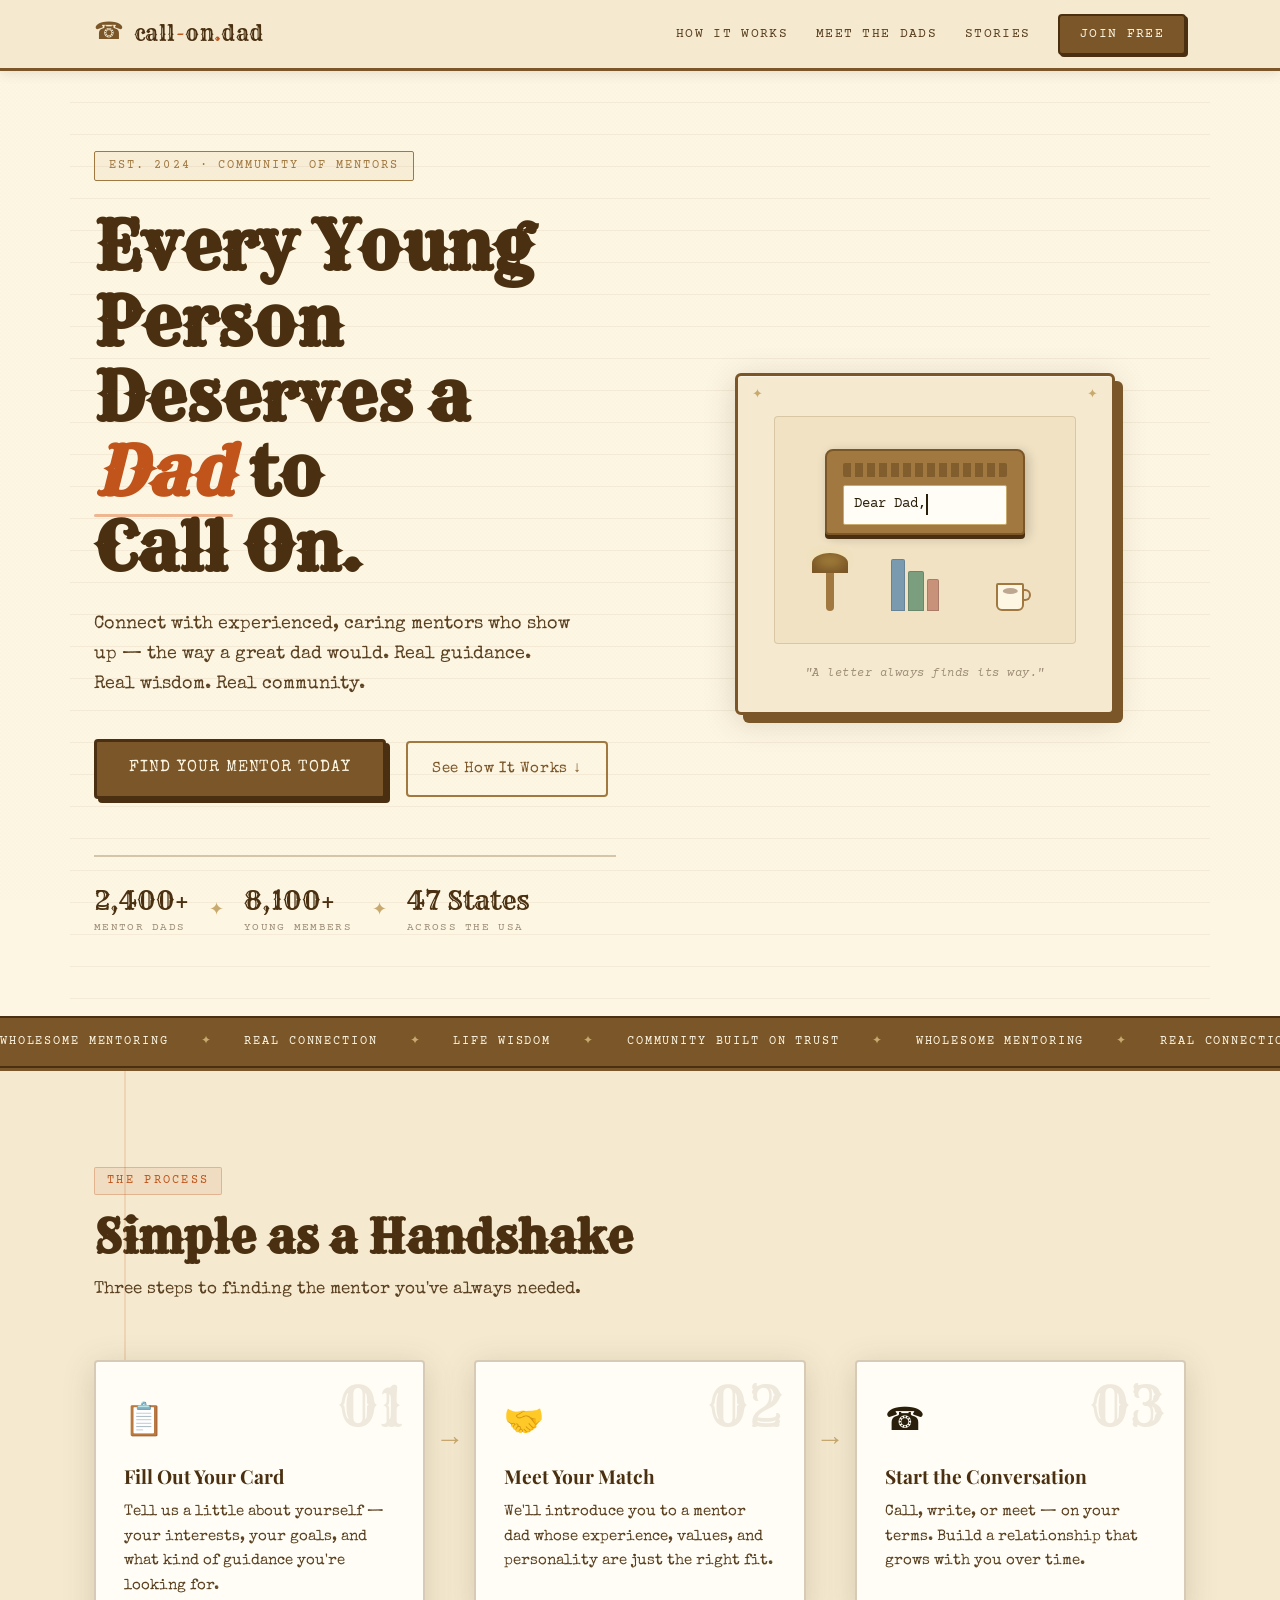
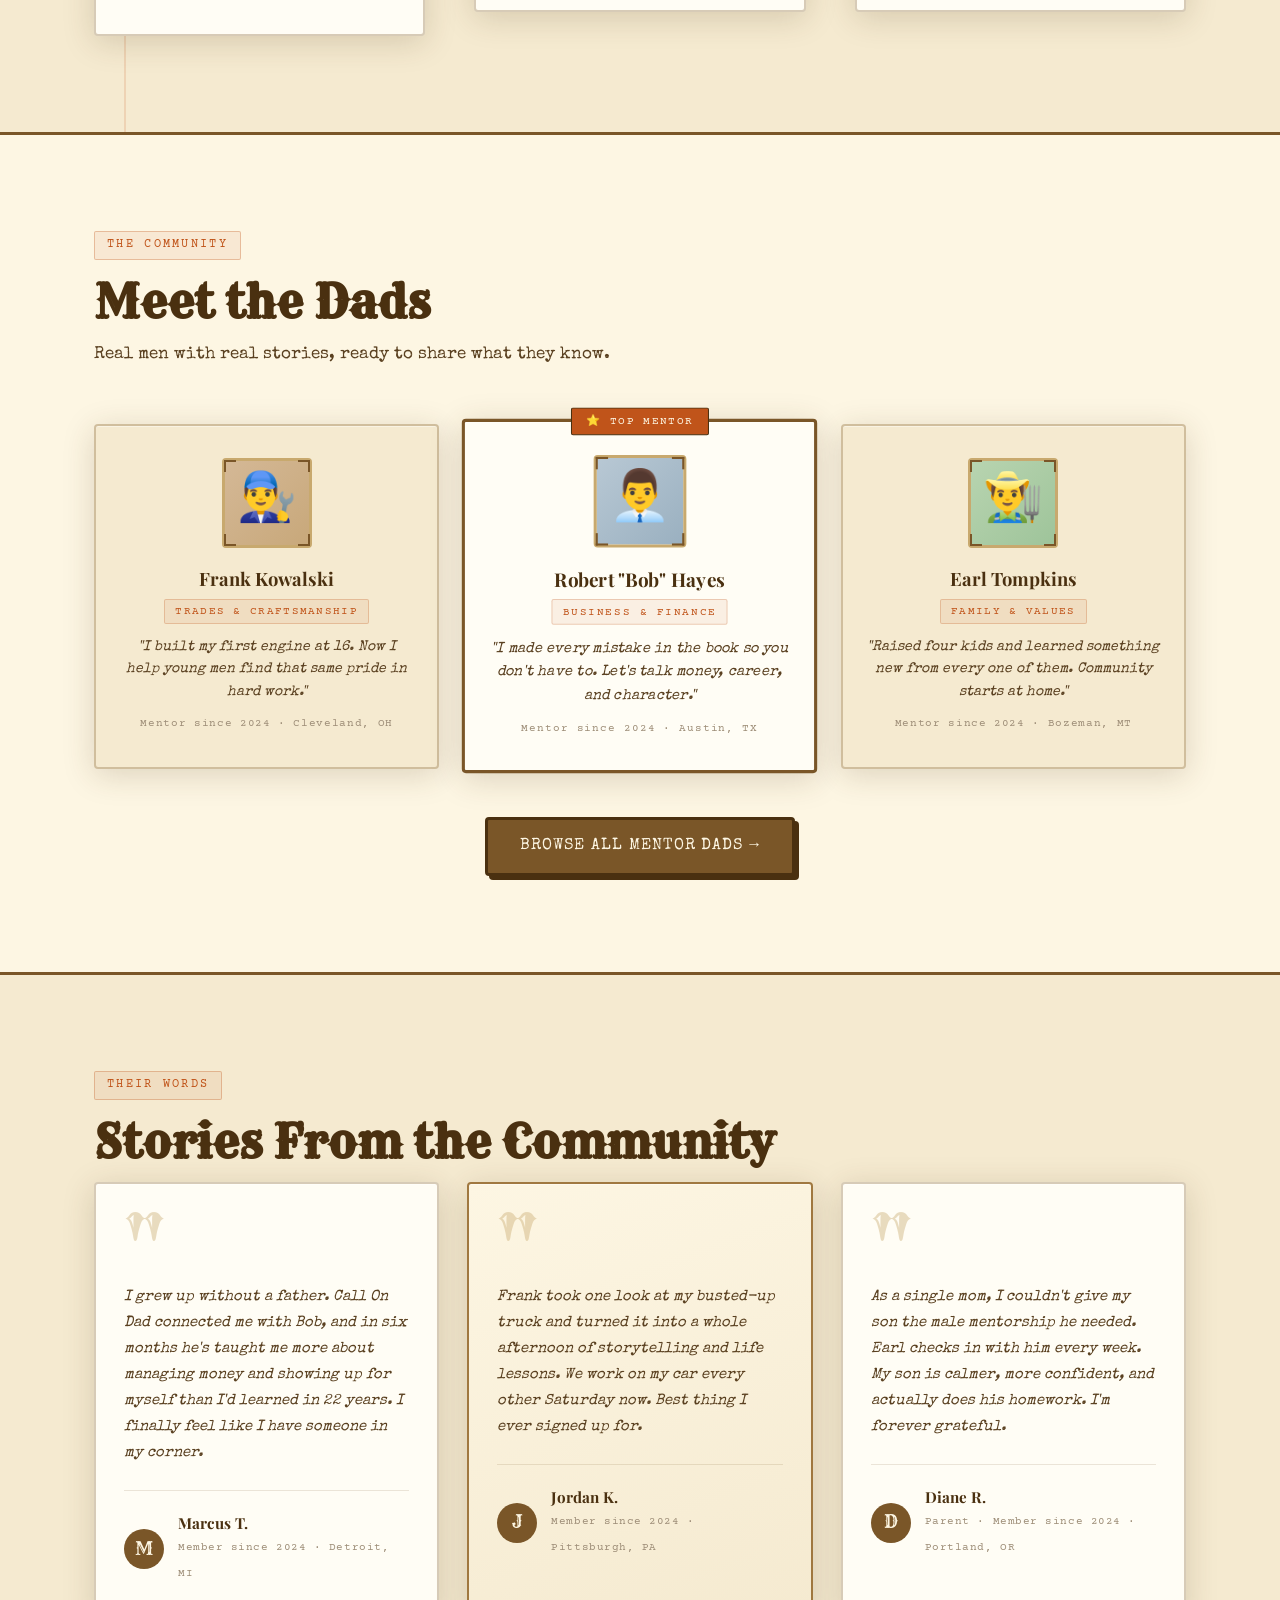
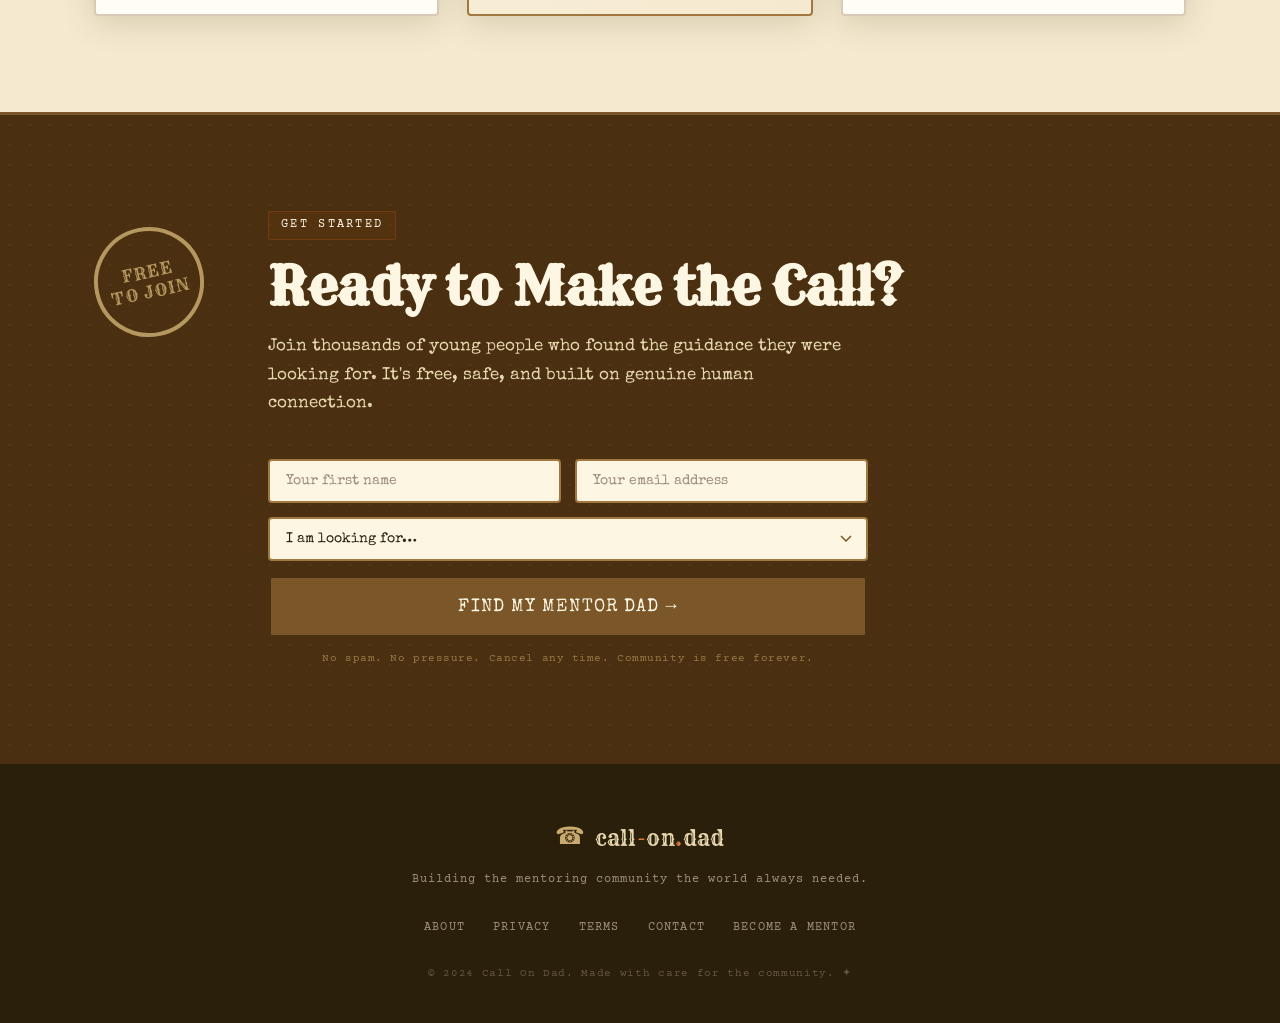
<file: index.html>
<!DOCTYPE html>
<html lang="en">
<head>
  <meta charset="UTF-8" />
  <meta name="viewport" content="width=device-width, initial-scale=1.0" />
  <title>Call On Dad — Find Your Mentor</title>
  <link rel="preconnect" href="https://fonts.googleapis.com" />
  <link rel="preconnect" href="https://fonts.gstatic.com" crossorigin />
  <link href="https://fonts.googleapis.com/css2?family=Special+Elite&family=Rye&family=Playfair+Display:ital,wght@0,400;0,700;1,400&family=Courier+Prime:ital,wght@0,400;0,700;1,400&display=swap" rel="stylesheet" />
  <link rel="stylesheet" href="style.css" />
</head>
<body>

  <!-- ── HEADER ── -->
  <header class="site-header">
    <div class="header-inner">
      <div class="logo">
        <span class="logo-icon">☎</span>
        <span class="logo-text">call<span class="logo-dot">-</span>on<span class="logo-dot">.</span>dad</span>
      </div>
      <nav class="main-nav">
        <a href="#how-it-works">How It Works</a>
        <a href="#mentors">Meet the Dads</a>
        <a href="#testimonials">Stories</a>
        <a href="#join" class="nav-cta">Join Free</a>
      </nav>
    </div>
  </header>

  <!-- ── HERO ── -->
  <section class="hero">
    <div class="hero-bg-texture"></div>
    <div class="hero-inner">
      <div class="hero-badge">Est. 2024 · Community of Mentors</div>
      <h1 class="hero-headline">
        Every Young Person<br/>
        Deserves a <em>Dad</em> to<br/>
        Call On.
      </h1>
      <p class="hero-subhead">
        Connect with experienced, caring mentors who show up — the way
        a great dad would. Real guidance. Real wisdom. Real community.
      </p>
      <div class="hero-cta-group">
        <a href="#join" class="btn-primary">Find Your Mentor Today</a>
        <a href="#how-it-works" class="btn-secondary">See How It Works ↓</a>
      </div>
      <div class="hero-stats">
        <div class="stat">
          <span class="stat-number">2,400+</span>
          <span class="stat-label">Mentor Dads</span>
        </div>
        <div class="stat-divider">✦</div>
        <div class="stat">
          <span class="stat-number">8,100+</span>
          <span class="stat-label">Young Members</span>
        </div>
        <div class="stat-divider">✦</div>
        <div class="stat">
          <span class="stat-number">47 States</span>
          <span class="stat-label">Across the USA</span>
        </div>
      </div>
    </div>
    <div class="hero-illustration">
      <div class="illustration-frame">
        <div class="illustration-scene">
          <div class="desk-scene">
            <div class="typewriter">
              <div class="typewriter-body">
                <div class="typewriter-keys"></div>
                <div class="typewriter-paper">
                  <span class="typed-text">Dear Dad,</span>
                </div>
              </div>
            </div>
            <div class="desk-items">
              <div class="lamp"></div>
              <div class="books">
                <div class="book book-tall"></div>
                <div class="book book-mid"></div>
                <div class="book book-short"></div>
              </div>
              <div class="coffee-mug"></div>
            </div>
          </div>
        </div>
        <div class="illustration-caption">"A letter always finds its way."</div>
      </div>
    </div>
  </section>

  <!-- ── RIBBON ── -->
  <div class="ribbon">
    <span>Wholesome Mentoring</span>
    <span class="ribbon-sep">✦</span>
    <span>Real Connection</span>
    <span class="ribbon-sep">✦</span>
    <span>Life Wisdom</span>
    <span class="ribbon-sep">✦</span>
    <span>Community Built on Trust</span>
    <span class="ribbon-sep">✦</span>
    <span>Wholesome Mentoring</span>
    <span class="ribbon-sep">✦</span>
    <span>Real Connection</span>
    <span class="ribbon-sep">✦</span>
    <span>Life Wisdom</span>
    <span class="ribbon-sep">✦</span>
    <span>Community Built on Trust</span>
  </div>

  <!-- ── HOW IT WORKS ── -->
  <section id="how-it-works" class="how-it-works">
    <div class="section-inner">
      <div class="section-label">The Process</div>
      <h2 class="section-heading">Simple as a Handshake</h2>
      <p class="section-sub">Three steps to finding the mentor you've always needed.</p>
      <div class="steps-grid">
        <div class="step-card">
          <div class="step-number">01</div>
          <div class="step-icon">📋</div>
          <h3>Fill Out Your Card</h3>
          <p>Tell us a little about yourself — your interests, your goals, and what kind of guidance you're looking for.</p>
        </div>
        <div class="step-arrow">→</div>
        <div class="step-card">
          <div class="step-number">02</div>
          <div class="step-icon">🤝</div>
          <h3>Meet Your Match</h3>
          <p>We'll introduce you to a mentor dad whose experience, values, and personality are just the right fit.</p>
        </div>
        <div class="step-arrow">→</div>
        <div class="step-card">
          <div class="step-number">03</div>
          <div class="step-icon">☎</div>
          <h3>Start the Conversation</h3>
          <p>Call, write, or meet — on your terms. Build a relationship that grows with you over time.</p>
        </div>
      </div>
    </div>
  </section>

  <!-- ── MENTORS ── -->
  <section id="mentors" class="mentors-section">
    <div class="section-inner">
      <div class="section-label">The Community</div>
      <h2 class="section-heading">Meet the Dads</h2>
      <p class="section-sub">Real men with real stories, ready to share what they know.</p>
      <div class="mentors-grid">

        <div class="mentor-card">
          <div class="mentor-photo mentor-photo-1">
            <div class="photo-frame-corner tl"></div>
            <div class="photo-frame-corner tr"></div>
            <div class="photo-frame-corner bl"></div>
            <div class="photo-frame-corner br"></div>
            <div class="mentor-avatar">👨‍🔧</div>
          </div>
          <div class="mentor-info">
            <h3>Frank Kowalski</h3>
            <div class="mentor-tag">Trades &amp; Craftsmanship</div>
            <p>"I built my first engine at 16. Now I help young men find that same pride in hard work."</p>
            <div class="mentor-meta">Mentor since 2024 · Cleveland, OH</div>
          </div>
        </div>

        <div class="mentor-card mentor-card-featured">
          <div class="mentor-badge">⭐ Top Mentor</div>
          <div class="mentor-photo mentor-photo-2">
            <div class="photo-frame-corner tl"></div>
            <div class="photo-frame-corner tr"></div>
            <div class="photo-frame-corner bl"></div>
            <div class="photo-frame-corner br"></div>
            <div class="mentor-avatar">👨‍💼</div>
          </div>
          <div class="mentor-info">
            <h3>Robert "Bob" Hayes</h3>
            <div class="mentor-tag">Business &amp; Finance</div>
            <p>"I made every mistake in the book so you don't have to. Let's talk money, career, and character."</p>
            <div class="mentor-meta">Mentor since 2024 · Austin, TX</div>
          </div>
        </div>

        <div class="mentor-card">
          <div class="mentor-photo mentor-photo-3">
            <div class="photo-frame-corner tl"></div>
            <div class="photo-frame-corner tr"></div>
            <div class="photo-frame-corner bl"></div>
            <div class="photo-frame-corner br"></div>
            <div class="mentor-avatar">👨‍🌾</div>
          </div>
          <div class="mentor-info">
            <h3>Earl Tompkins</h3>
            <div class="mentor-tag">Family &amp; Values</div>
            <p>"Raised four kids and learned something new from every one of them. Community starts at home."</p>
            <div class="mentor-meta">Mentor since 2024 · Bozeman, MT</div>
          </div>
        </div>

      </div>
      <div class="mentors-cta">
        <a href="#join" class="btn-primary">Browse All Mentor Dads →</a>
      </div>
    </div>
  </section>

  <!-- ── TESTIMONIALS ── -->
  <section id="testimonials" class="testimonials-section">
    <div class="section-inner">
      <div class="section-label">Their Words</div>
      <h2 class="section-heading">Stories From the Community</h2>
      <div class="testimonials-grid">

        <div class="testimonial-card">
          <div class="testimonial-quote">"</div>
          <p>I grew up without a father. Call On Dad connected me with Bob, and in six months he's taught me more about managing money and showing up for myself than I'd learned in 22 years. I finally feel like I have someone in my corner.</p>
          <div class="testimonial-author">
            <div class="author-initial">M</div>
            <div>
              <strong>Marcus T.</strong>
              <span>Member since 2024 · Detroit, MI</span>
            </div>
          </div>
        </div>

        <div class="testimonial-card testimonial-card-warm">
          <div class="testimonial-quote">"</div>
          <p>Frank took one look at my busted-up truck and turned it into a whole afternoon of storytelling and life lessons. We work on my car every other Saturday now. Best thing I ever signed up for.</p>
          <div class="testimonial-author">
            <div class="author-initial">J</div>
            <div>
              <strong>Jordan K.</strong>
              <span>Member since 2024 · Pittsburgh, PA</span>
            </div>
          </div>
        </div>

        <div class="testimonial-card">
          <div class="testimonial-quote">"</div>
          <p>As a single mom, I couldn't give my son the male mentorship he needed. Earl checks in with him every week. My son is calmer, more confident, and actually does his homework. I'm forever grateful.</p>
          <div class="testimonial-author">
            <div class="author-initial">D</div>
            <div>
              <strong>Diane R.</strong>
              <span>Parent · Member since 2024 · Portland, OR</span>
            </div>
          </div>
        </div>

      </div>
    </div>
  </section>

  <!-- ── JOIN ── -->
  <section id="join" class="join-section">
    <div class="join-inner">
      <div class="join-stamp">FREE<br/>TO JOIN</div>
      <div class="join-content">
        <div class="section-label" style="color: var(--cream);">Get Started</div>
        <h2 class="join-heading">Ready to Make the Call?</h2>
        <p class="join-sub">
          Join thousands of young people who found the guidance they were looking for.
          It's free, safe, and built on genuine human connection.
        </p>
        <form class="join-form" onsubmit="handleSubmit(event)">
          <div class="form-row">
            <input type="text" placeholder="Your first name" required class="form-input" />
            <input type="email" placeholder="Your email address" required class="form-input" />
          </div>
          <div class="form-row">
            <select class="form-input form-select" required>
              <option value="" disabled selected>I am looking for…</option>
              <option>Career &amp; Business Guidance</option>
              <option>Trades &amp; Practical Skills</option>
              <option>Family &amp; Relationships</option>
              <option>Financial Wisdom</option>
              <option>General Life Mentorship</option>
            </select>
          </div>
          <button type="submit" class="btn-primary btn-large">Find My Mentor Dad →</button>
          <p class="form-note">No spam. No pressure. Cancel any time. Community is free forever.</p>
        </form>
      </div>
    </div>
  </section>

  <!-- ── FOOTER ── -->
  <footer class="site-footer">
    <div class="footer-inner">
      <div class="footer-logo">
        <span class="logo-icon">☎</span>
        <span class="logo-text">call<span class="logo-dot">-</span>on<span class="logo-dot">.</span>dad</span>
      </div>
      <p class="footer-tagline">Building the mentoring community the world always needed.</p>
      <div class="footer-links">
        <a href="#">About</a>
        <a href="#">Privacy</a>
        <a href="#">Terms</a>
        <a href="#">Contact</a>
        <a href="#">Become a Mentor</a>
      </div>
      <p class="footer-copy">© 2024 Call On Dad. Made with care for the community. ✦</p>
    </div>
  </footer>

  <script>
    function handleSubmit(e) {
      e.preventDefault();
      const btn = e.target.querySelector('button[type="submit"]');
      btn.textContent = 'Welcome to the Family! ✦';
      btn.style.background = 'var(--sepia-dark)';
      btn.disabled = true;
    }

    // Smooth scroll
    document.querySelectorAll('a[href^="#"]').forEach(anchor => {
      anchor.addEventListener('click', function(e) {
        e.preventDefault();
        const target = document.querySelector(this.getAttribute('href'));
        if (target) target.scrollIntoView({ behavior: 'smooth', block: 'start' });
      });
    });
  </script>
</body>
</html>
</file>
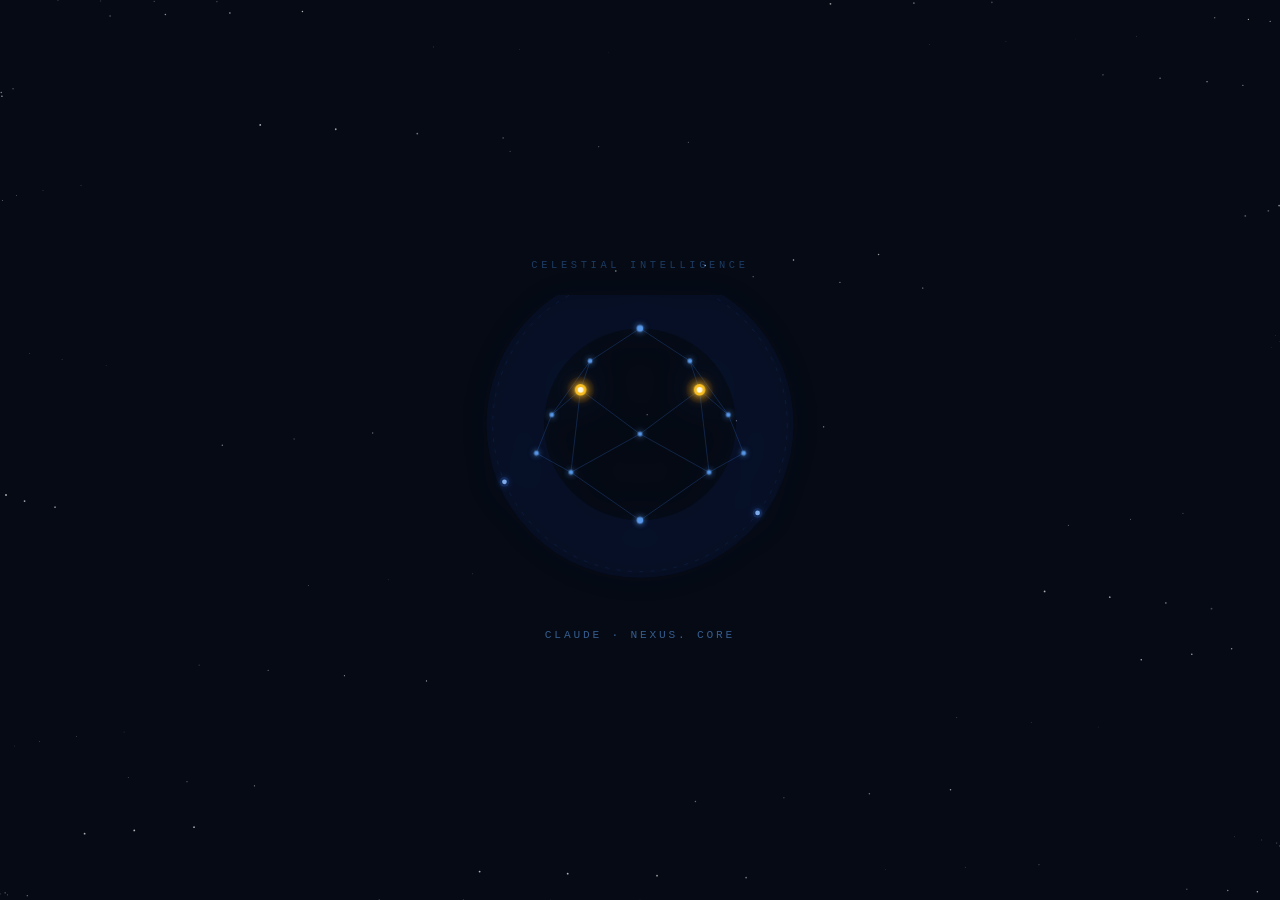
<file: claude-avatar.html>
<!DOCTYPE html>
<html lang="en">
<head>
  <meta charset="UTF-8" />
  <meta name="viewport" content="width=device-width, initial-scale=1.0" />
  <title>Claude Avatar — Celestial Intelligence</title>
  <style>
    *, *::before, *::after { box-sizing: border-box; margin: 0; padding: 0; }

    body {
      min-height: 100vh;
      background: #050a14;
      display: flex;
      flex-direction: column;
      align-items: center;
      justify-content: center;
      font-family: 'Courier New', monospace;
      overflow: hidden;
      position: relative;
    }

    #starfield {
      position: absolute;
      inset: 0;
      width: 100%;
      height: 100%;
      pointer-events: none;
    }

    .label-top {
      color: #4a9eff55;
      letter-spacing: 0.35em;
      font-size: 0.65rem;
      text-transform: uppercase;
      margin-bottom: 1.5rem;
      position: relative;
      z-index: 1;
    }

    #avatar-wrap {
      position: relative;
      z-index: 1;
      cursor: pointer;
      filter: drop-shadow(0 0 18px #3b82f644);
      transition: filter 0.4s ease;
    }
    #avatar-wrap:hover {
      filter: drop-shadow(0 0 32px #3b82f688);
    }

    .label-bottom {
      color: #60a5fa88;
      letter-spacing: 0.25em;
      font-size: 0.7rem;
      text-transform: uppercase;
      margin-top: 1.5rem;
      position: relative;
      z-index: 1;
    }
  </style>
</head>
<body>

  <!-- Starfield -->
  <svg id="starfield" aria-hidden="true"></svg>

  <p class="label-top">Celestial Intelligence</p>

  <svg
    id="avatar-wrap"
    viewBox="0 20 400 310"
    width="380"
    height="310"
    aria-label="Claude avatar"
  >
    <defs>
      <radialGradient id="bgGrad" cx="50%" cy="50%" r="50%">
        <stop offset="0%" stop-color="#0d1b2a"/>
        <stop offset="100%" stop-color="#060d14"/>
      </radialGradient>
      <radialGradient id="eyeL" cx="50%" cy="50%" r="50%">
        <stop offset="0%" stop-color="#fbbf24" stop-opacity="1"/>
        <stop offset="100%" stop-color="#d97706" stop-opacity="0.2"/>
      </radialGradient>
      <radialGradient id="eyeR" cx="50%" cy="50%" r="50%">
        <stop offset="0%" stop-color="#fbbf24" stop-opacity="1"/>
        <stop offset="100%" stop-color="#d97706" stop-opacity="0.2"/>
      </radialGradient>
      <filter id="glow" x="-50%" y="-50%" width="200%" height="200%">
        <feGaussianBlur stdDeviation="3.5" result="blur"/>
        <feMerge><feMergeNode in="blur"/><feMergeNode in="SourceGraphic"/></feMerge>
      </filter>
      <filter id="eyeBloom" x="-100%" y="-100%" width="300%" height="300%">
        <feGaussianBlur stdDeviation="5" result="blur"/>
        <feMerge><feMergeNode in="blur"/><feMergeNode in="SourceGraphic"/></feMerge>
      </filter>
    </defs>

    <!-- Orbit ring -->
    <ellipse id="orbit-ring"
      cx="200" cy="148" rx="155" ry="155"
      fill="none"
      stroke="#3b82f6"
      stroke-opacity="0.08"
      stroke-width="0.8"
      stroke-dasharray="4 8"
    />

    <!-- Orbit particles (3) -->
    <g id="particle0"><circle r="5" fill="#3b82f6" opacity="0.2" filter="url(#glow)"/><circle r="2.5" fill="#93c5fd" opacity="0.7"/></g>
    <g id="particle1"><circle r="5" fill="#3b82f6" opacity="0.2" filter="url(#glow)"/><circle r="2.5" fill="#93c5fd" opacity="0.7"/></g>
    <g id="particle2"><circle r="5" fill="#3b82f6" opacity="0.2" filter="url(#glow)"/><circle r="2.5" fill="#93c5fd" opacity="0.7"/></g>

    <!-- Breathing group -->
    <g id="breathe">

      <!-- Core glow -->
      <circle cx="200" cy="148" r="130"
        fill="none"
        stroke="#1d4ed8"
        stroke-opacity="0.07"
        stroke-width="60"
      />

      <!-- Constellation edges -->
      <g id="edges" stroke="#3b82f6" stroke-opacity="0.22" stroke-width="0.8" fill="none"></g>

      <!-- Constellation nodes -->
      <g id="nodes" filter="url(#glow)"></g>

      <!-- Left eye bloom -->
      <circle id="leye-bloom" cx="138" cy="112" r="14" fill="url(#eyeL)" opacity="0.3" filter="url(#eyeBloom)"/>
      <circle id="leye-core"  cx="138" cy="112" r="6"  fill="#fbbf24" opacity="0.9" filter="url(#glow)"/>
      <circle id="leye-inner" cx="138" cy="112" r="3"  fill="#fff8e1" opacity="0.9"/>

      <!-- Right eye bloom -->
      <circle id="reye-bloom" cx="262" cy="112" r="14" fill="url(#eyeR)" opacity="0.3" filter="url(#eyeBloom)"/>
      <circle id="reye-core"  cx="262" cy="112" r="6"  fill="#fbbf24" opacity="0.9" filter="url(#glow)"/>
      <circle id="reye-inner" cx="262" cy="112" r="3"  fill="#fff8e1" opacity="0.9"/>

    </g>
  </svg>

  <p class="label-bottom">Claude · NEXUS. Core</p>

<script>
  // ── Data ────────────────────────────────────────────────────────────────
  const NODES = [
    { id:"crown",   x:200, y:48  },
    { id:"lbrow",   x:148, y:82  },
    { id:"rbrow",   x:252, y:82  },
    { id:"leye",    x:138, y:112 },
    { id:"reye",    x:262, y:112 },
    { id:"ltemple", x:108, y:138 },
    { id:"rtemple", x:292, y:138 },
    { id:"lear",    x:92,  y:178 },
    { id:"rear",    x:308, y:178 },
    { id:"nose",    x:200, y:158 },
    { id:"lcheek",  x:128, y:198 },
    { id:"rcheek",  x:272, y:198 },
    { id:"chin",    x:200, y:248 },
  ];

  const EDGES = [
    ["crown","lbrow"],["crown","rbrow"],
    ["lbrow","leye"],["rbrow","reye"],
    ["leye","nose"],["reye","nose"],
    ["lbrow","ltemple"],["rbrow","rtemple"],
    ["ltemple","lear"],["rtemple","rear"],
    ["lear","lcheek"],["rear","rcheek"],
    ["lcheek","chin"],["rcheek","chin"],
    ["nose","lcheek"],["nose","rcheek"],
    ["lcheek","leye"],["rcheek","reye"],
    ["ltemple","leye"],["rtemple","reye"],
  ];

  const nodeMap = {};
  NODES.forEach(n => nodeMap[n.id] = n);

  // ── SVG namespace helper ────────────────────────────────────────────────
  const SVG_NS = "http://www.w3.org/2000/svg";
  function svgEl(tag, attrs) {
    const el = document.createElementNS(SVG_NS, tag);
    for (const [k, v] of Object.entries(attrs)) el.setAttribute(k, v);
    return el;
  }

  // ── Build constellation edges ───────────────────────────────────────────
  const edgesG = document.getElementById("edges");
  EDGES.forEach(([a, b]) => {
    const na = nodeMap[a], nb = nodeMap[b];
    edgesG.appendChild(svgEl("line", { x1:na.x, y1:na.y, x2:nb.x, y2:nb.y }));
  });

  // ── Build constellation nodes ───────────────────────────────────────────
  const nodesG = document.getElementById("nodes");
  NODES.forEach(n => {
    if (n.id === "leye" || n.id === "reye") return;
    const r = (n.id === "crown" || n.id === "chin") ? 3.5 : 2.5;
    nodesG.appendChild(svgEl("circle", { cx:n.x, cy:n.y, r, fill:"#60a5fa", opacity:"0.65" }));
  });

  // ── Build starfield ─────────────────────────────────────────────────────
  const sfSvg = document.getElementById("starfield");
  const stars = Array.from({length:120}, (_, i) => {
    const cx = ((Math.sin(i * 137.508) * 0.5 + 0.5) * 100).toFixed(2) + "%";
    const cy = ((Math.cos(i *  97.3  ) * 0.5 + 0.5) * 100).toFixed(2) + "%";
    const r  = 0.3 + (i % 5) * 0.15;
    const el = svgEl("circle", { cx, cy, r, fill:"white", opacity:"0.3" });
    sfSvg.appendChild(el);
    return { el, phase: i };
  });

  // ── Cached DOM refs ─────────────────────────────────────────────────────
  const breatheG    = document.getElementById("breathe");
  const orbitRing   = document.getElementById("orbit-ring");
  const particles   = [0,1,2].map(i => document.getElementById("particle"+i));
  const leyeBloom   = document.getElementById("leye-bloom");
  const leyeCore    = document.getElementById("leye-core");
  const leyeInner   = document.getElementById("leye-inner");
  const reyeBloom   = document.getElementById("reye-bloom");
  const reyeCore    = document.getElementById("reye-core");
  const reyeInner   = document.getElementById("reye-inner");
  const edgeLines   = edgesG.querySelectorAll("line");
  const nodeDots    = nodesG.querySelectorAll("circle");

  // ── Animation loop ──────────────────────────────────────────────────────
  function animate(timestamp) {
    const t = timestamp / 1000;

    const breathe = Math.sin(t * 0.6) * 0.012 + 1;
    const pulse   = (Math.sin(t * 1.2) + 1) / 2;
    const eyeGlow = 0.7 + pulse * 0.3;

    // Breathing scale
    breatheG.setAttribute("transform",
      `translate(200,148) scale(${breathe}) translate(-200,-148)`);

    // Orbit ring opacity
    orbitRing.setAttribute("stroke-opacity", (0.08 + pulse * 0.06).toFixed(3));

    // Orbit particles
    particles.forEach((g, i) => {
      const angle = t * 0.4 + (i * Math.PI * 2) / 3;
      const px = (200 + Math.cos(angle) * 155).toFixed(2);
      const py = (148 + Math.sin(angle) * 155).toFixed(2);
      g.setAttribute("transform", `translate(${px},${py})`);
      const outer = g.children[0];
      const inner = g.children[1];
      outer.setAttribute("opacity", (0.15 + pulse * 0.10).toFixed(3));
      inner.setAttribute("opacity", (0.60 + pulse * 0.30).toFixed(3));
    });

    // Edge pulse
    const edgeOp = (0.18 + pulse * 0.12).toFixed(3);
    edgeLines.forEach(l => l.setAttribute("stroke-opacity", edgeOp));

    // Node pulse
    const nodeOp = (0.55 + pulse * 0.35).toFixed(3);
    nodeDots.forEach(c => c.setAttribute("opacity", nodeOp));

    // Eyes
    leyeBloom.setAttribute("opacity", (eyeGlow * 0.35).toFixed(3));
    leyeCore .setAttribute("opacity", eyeGlow.toFixed(3));
    leyeInner.setAttribute("opacity", eyeGlow.toFixed(3));
    reyeBloom.setAttribute("opacity", (eyeGlow * 0.35).toFixed(3));
    reyeCore .setAttribute("opacity", eyeGlow.toFixed(3));
    reyeInner.setAttribute("opacity", eyeGlow.toFixed(3));

    // Starfield twinkle
    stars.forEach(({ el, phase }) => {
      const op = (0.20 + Math.abs(Math.sin(t * 0.3 + phase)) * 0.50).toFixed(3);
      el.setAttribute("opacity", op);
    });

    requestAnimationFrame(animate);
  }

  requestAnimationFrame(animate);
</script>
</body>
</html>
</file>
<file: style.css>
/* ═══════════════════════════════════════════════
   CALL-ON.DAD  —  1950s Vintage Aesthetic
   Warm sepia · Retro typography · School nostalgic
   ═══════════════════════════════════════════════ */

/* ── TOKENS ── */
:root {
  --cream:        #fdf6e3;
  --cream-light:  #fffdf5;
  --sepia:        #c8a96e;
  --sepia-mid:    #a07840;
  --sepia-dark:   #7a5628;
  --sepia-deep:   #4a3010;
  --rust:         #c0541a;
  --rust-light:   #e07840;
  --sage:         #7a9e7e;
  --sage-light:   #a8c5ac;
  --dusty-blue:   #7a9ab0;
  --dusty-rose:   #c8917a;
  --warm-gray:    #9e8e78;
  --paper:        #f5ead0;
  --paper-dark:   #e8d8b0;
  --ink:          #2a1f0a;
  --ink-mid:      #5a4020;

  --font-display: 'Rye', serif;
  --font-heading: 'Playfair Display', Georgia, serif;
  --font-body:    'Special Elite', 'Courier New', monospace;
  --font-mono:    'Courier Prime', 'Courier New', monospace;

  --shadow-soft:  0 4px 24px rgba(74, 48, 16, 0.12);
  --shadow-card:  0 6px 32px rgba(74, 48, 16, 0.18),
                  inset 0 1px 0 rgba(255,255,255,0.4);
  --border-sepia: 2px solid rgba(122, 86, 40, 0.3);
  --border-thick: 3px solid var(--sepia-dark);

  --radius-card:  4px;
  --max-w:        1140px;
}

/* ── RESET & BASE ── */
*, *::before, *::after { box-sizing: border-box; margin: 0; padding: 0; }

html { scroll-behavior: smooth; }

body {
  font-family: var(--font-body);
  background: var(--cream);
  color: var(--ink);
  line-height: 1.6;
  overflow-x: hidden;
}

/* Paper texture overlay */
body::before {
  content: '';
  position: fixed;
  inset: 0;
  background-image:
    url("data:image/svg+xml,%3Csvg xmlns='http://www.w3.org/2000/svg' width='4' height='4'%3E%3Crect width='4' height='4' fill='%23fdf6e3'/%3E%3Ccircle cx='1' cy='1' r='0.5' fill='rgba(122,86,40,0.04)'/%3E%3Ccircle cx='3' cy='3' r='0.5' fill='rgba(122,86,40,0.04)'/%3E%3C/svg%3E");
  pointer-events: none;
  z-index: 0;
}

/* ── TYPOGRAPHY ── */
h1, h2, h3, h4 {
  font-family: var(--font-heading);
  color: var(--sepia-deep);
  line-height: 1.2;
}

a { color: inherit; text-decoration: none; }

/* ── BUTTONS ── */
.btn-primary {
  display: inline-block;
  background: var(--sepia-dark);
  color: var(--cream);
  font-family: var(--font-body);
  font-size: 1rem;
  letter-spacing: 0.06em;
  padding: 14px 32px;
  border: 3px solid var(--sepia-deep);
  border-radius: var(--radius-card);
  cursor: pointer;
  transition: background 0.2s, transform 0.15s, box-shadow 0.2s;
  box-shadow: 4px 4px 0 var(--sepia-deep);
  text-transform: uppercase;
}

.btn-primary:hover {
  background: var(--sepia-deep);
  transform: translate(-2px, -2px);
  box-shadow: 6px 6px 0 rgba(74,48,16,0.5);
}

.btn-primary:active {
  transform: translate(1px, 1px);
  box-shadow: 2px 2px 0 var(--sepia-deep);
}

.btn-primary.btn-large {
  font-size: 1.15rem;
  padding: 18px 44px;
  width: 100%;
  text-align: center;
  box-shadow: 5px 5px 0 var(--sepia-deep);
}

.btn-secondary {
  display: inline-block;
  color: var(--sepia-dark);
  font-family: var(--font-body);
  font-size: 0.95rem;
  letter-spacing: 0.04em;
  padding: 14px 24px;
  border: 2px solid var(--sepia-mid);
  border-radius: var(--radius-card);
  cursor: pointer;
  transition: background 0.2s, color 0.2s;
  background: transparent;
}

.btn-secondary:hover {
  background: var(--paper);
  color: var(--sepia-deep);
}

/* ── SECTION HELPERS ── */
.section-inner {
  max-width: var(--max-w);
  margin: 0 auto;
  padding: 0 24px;
}

.section-label {
  display: inline-block;
  font-family: var(--font-mono);
  font-size: 0.72rem;
  letter-spacing: 0.2em;
  text-transform: uppercase;
  color: var(--rust);
  background: rgba(192,84,26,0.08);
  border: 1px solid rgba(192,84,26,0.3);
  padding: 4px 12px;
  border-radius: 2px;
  margin-bottom: 16px;
}

.section-heading {
  font-family: var(--font-display);
  font-size: clamp(1.8rem, 3.5vw, 2.8rem);
  color: var(--sepia-deep);
  margin-bottom: 12px;
}

.section-sub {
  font-size: 1.05rem;
  color: var(--ink-mid);
  max-width: 520px;
  margin-bottom: 56px;
}

/* ═══════════════════════════════════════════
   HEADER
   ═══════════════════════════════════════════ */
.site-header {
  position: sticky;
  top: 0;
  z-index: 100;
  background: var(--paper);
  border-bottom: var(--border-thick);
  box-shadow: 0 2px 12px rgba(74,48,16,0.12);
}

.header-inner {
  max-width: var(--max-w);
  margin: 0 auto;
  padding: 0 24px;
  height: 68px;
  display: flex;
  align-items: center;
  justify-content: space-between;
}

.logo {
  display: flex;
  align-items: center;
  gap: 10px;
}

.logo-icon {
  font-size: 1.5rem;
  color: var(--sepia-dark);
}

.logo-text {
  font-family: var(--font-display);
  font-size: 1.3rem;
  color: var(--sepia-deep);
  letter-spacing: 0.02em;
}

.logo-dot { color: var(--rust); }

.main-nav {
  display: flex;
  align-items: center;
  gap: 28px;
}

.main-nav a {
  font-family: var(--font-mono);
  font-size: 0.82rem;
  letter-spacing: 0.1em;
  text-transform: uppercase;
  color: var(--ink-mid);
  transition: color 0.2s;
}

.main-nav a:hover { color: var(--sepia-dark); }

.main-nav .nav-cta {
  background: var(--sepia-dark);
  color: var(--cream);
  padding: 8px 20px;
  border: 2px solid var(--sepia-deep);
  border-radius: var(--radius-card);
  box-shadow: 2px 2px 0 var(--sepia-deep);
  transition: background 0.2s, transform 0.15s;
}

.main-nav .nav-cta:hover {
  background: var(--sepia-deep);
  transform: translate(-1px, -1px);
}

/* ═══════════════════════════════════════════
   HERO
   ═══════════════════════════════════════════ */
.hero {
  position: relative;
  min-height: 90vh;
  display: grid;
  grid-template-columns: 1fr 1fr;
  align-items: center;
  gap: 48px;
  max-width: var(--max-w);
  margin: 0 auto;
  padding: 80px 24px 80px;
  overflow: hidden;
}

/* Decorative lined-paper background */
.hero-bg-texture {
  position: absolute;
  inset: 0;
  background-image: repeating-linear-gradient(
    transparent,
    transparent 31px,
    rgba(122,86,40,0.07) 31px,
    rgba(122,86,40,0.07) 32px
  );
  pointer-events: none;
}

.hero-inner { position: relative; z-index: 1; }

.hero-badge {
  display: inline-block;
  font-family: var(--font-mono);
  font-size: 0.72rem;
  letter-spacing: 0.18em;
  text-transform: uppercase;
  color: var(--sepia-mid);
  border: 1px solid var(--sepia-mid);
  padding: 5px 14px;
  border-radius: 2px;
  margin-bottom: 28px;
  background: rgba(200,169,110,0.1);
}

.hero-headline {
  font-family: var(--font-display);
  font-size: clamp(2.4rem, 5.5vw, 4.2rem);
  color: var(--sepia-deep);
  line-height: 1.12;
  margin-bottom: 24px;
}

.hero-headline em {
  font-style: italic;
  color: var(--rust);
  position: relative;
}

.hero-headline em::after {
  content: '';
  position: absolute;
  left: 0; right: 0;
  bottom: -3px;
  height: 3px;
  background: var(--rust-light);
  border-radius: 2px;
  opacity: 0.5;
}

.hero-subhead {
  font-size: 1.1rem;
  color: var(--ink-mid);
  max-width: 480px;
  margin-bottom: 40px;
  line-height: 1.7;
}

.hero-cta-group {
  display: flex;
  align-items: center;
  gap: 20px;
  flex-wrap: wrap;
  margin-bottom: 56px;
}

.hero-stats {
  display: flex;
  align-items: center;
  gap: 20px;
  padding-top: 32px;
  border-top: var(--border-sepia);
}

.stat { text-align: left; }

.stat-number {
  display: block;
  font-family: var(--font-display);
  font-size: 1.6rem;
  color: var(--sepia-deep);
  line-height: 1;
}

.stat-label {
  display: block;
  font-family: var(--font-mono);
  font-size: 0.68rem;
  letter-spacing: 0.12em;
  text-transform: uppercase;
  color: var(--warm-gray);
  margin-top: 4px;
}

.stat-divider {
  color: var(--sepia);
  font-size: 1.1rem;
  flex-shrink: 0;
}

/* ── Hero Illustration ── */
.hero-illustration {
  position: relative;
  z-index: 1;
  display: flex;
  justify-content: center;
  align-items: center;
}

.illustration-frame {
  background: var(--paper);
  border: 3px solid var(--sepia-dark);
  border-radius: 6px;
  padding: 40px 36px 28px;
  box-shadow: 8px 8px 0 var(--sepia-dark), var(--shadow-card);
  position: relative;
  max-width: 380px;
  width: 100%;
}

/* Corner ornaments */
.illustration-frame::before,
.illustration-frame::after {
  content: '✦';
  position: absolute;
  font-size: 0.8rem;
  color: var(--sepia);
  top: 10px;
}
.illustration-frame::before { left: 14px; }
.illustration-frame::after  { right: 14px; }

.illustration-scene {
  background: rgba(200,169,110,0.12);
  border: 1px solid rgba(122,86,40,0.2);
  border-radius: 4px;
  padding: 32px 28px;
  margin-bottom: 20px;
}

/* CSS Typewriter */
.typewriter {
  display: flex;
  justify-content: center;
  margin-bottom: 24px;
}

.typewriter-body {
  background: var(--sepia-mid);
  border: 2px solid var(--sepia-dark);
  border-radius: 8px 8px 4px 4px;
  padding: 12px 16px 8px;
  width: 200px;
  box-shadow: 0 4px 0 var(--sepia-deep), 3px 3px 12px rgba(0,0,0,0.2);
}

.typewriter-keys {
  height: 14px;
  background: repeating-linear-gradient(
    90deg,
    var(--sepia-dark) 0px, var(--sepia-dark) 8px,
    transparent 8px, transparent 12px
  );
  border-radius: 2px;
  margin-bottom: 8px;
  opacity: 0.8;
}

.typewriter-paper {
  background: var(--cream-light);
  border: 1px solid var(--sepia);
  border-radius: 2px;
  padding: 8px 10px;
  min-height: 40px;
  display: flex;
  align-items: center;
}

.typed-text {
  font-family: var(--font-mono);
  font-size: 0.85rem;
  color: var(--ink);
  border-right: 2px solid var(--ink);
  animation: blink 1s step-end infinite;
}

@keyframes blink {
  0%, 100% { border-color: var(--ink); }
  50%       { border-color: transparent; }
}

/* Desk items */
.desk-scene { position: relative; }

.desk-items {
  display: flex;
  align-items: flex-end;
  justify-content: space-around;
  gap: 12px;
}

/* Lamp */
.lamp {
  width: 8px;
  height: 48px;
  background: var(--sepia-mid);
  border-radius: 4px;
  position: relative;
  flex-shrink: 0;
}
.lamp::before {
  content: '';
  position: absolute;
  top: -10px; left: -14px;
  width: 36px; height: 20px;
  background: var(--sepia-dark);
  border-radius: 50% 50% 0 0;
}
.lamp::after {
  content: '';
  position: absolute;
  top: -8px; left: -10px;
  width: 28px; height: 12px;
  background: rgba(255, 220, 100, 0.35);
  border-radius: 0 0 50% 50%;
  filter: blur(6px);
}

/* Books */
.books {
  display: flex;
  align-items: flex-end;
  gap: 3px;
}

.book {
  border-radius: 2px 2px 0 0;
  border: 1px solid rgba(0,0,0,0.15);
}
.book-tall  { width: 14px; height: 52px; background: var(--dusty-blue);  }
.book-mid   { width: 16px; height: 40px; background: var(--sage);        }
.book-short { width: 12px; height: 32px; background: var(--dusty-rose);  }

/* Coffee mug */
.coffee-mug {
  width: 28px; height: 28px;
  background: var(--cream);
  border: 2px solid var(--sepia-mid);
  border-radius: 2px 2px 6px 6px;
  position: relative;
  flex-shrink: 0;
}
.coffee-mug::before {
  content: '';
  position: absolute;
  right: -9px; top: 4px;
  width: 8px; height: 12px;
  border: 2px solid var(--sepia-mid);
  border-radius: 0 6px 6px 0;
  border-left: none;
}
.coffee-mug::after {
  content: '';
  position: absolute;
  top: 3px; left: 50%; transform: translateX(-50%);
  width: 60%; height: 6px;
  background: rgba(92,50,20,0.4);
  border-radius: 50%;
}

.illustration-caption {
  text-align: center;
  font-family: var(--font-mono);
  font-style: italic;
  font-size: 0.78rem;
  color: var(--warm-gray);
  letter-spacing: 0.04em;
}

/* ═══════════════════════════════════════════
   RIBBON
   ═══════════════════════════════════════════ */
.ribbon {
  background: var(--sepia-dark);
  color: var(--cream);
  padding: 14px 0;
  display: flex;
  gap: 32px;
  overflow: hidden;
  white-space: nowrap;
  font-family: var(--font-mono);
  font-size: 0.78rem;
  letter-spacing: 0.15em;
  text-transform: uppercase;
  border-top: 2px solid var(--sepia-deep);
  border-bottom: 2px solid var(--sepia-deep);
}

.ribbon-sep {
  color: var(--sepia);
  flex-shrink: 0;
}

/* ═══════════════════════════════════════════
   HOW IT WORKS
   ═══════════════════════════════════════════ */
.how-it-works {
  padding: 96px 0;
  background: var(--paper);
  border-top: var(--border-thick);
  border-bottom: var(--border-thick);
  position: relative;
}

/* Notebook-margin line */
.how-it-works::before {
  content: '';
  position: absolute;
  top: 0; bottom: 0;
  left: calc(50% - 570px + 54px);
  width: 2px;
  background: rgba(192,84,26,0.15);
}

.steps-grid {
  display: flex;
  align-items: flex-start;
  gap: 0;
}

.step-card {
  flex: 1;
  background: var(--cream-light);
  border: var(--border-sepia);
  border-radius: var(--radius-card);
  padding: 36px 28px;
  box-shadow: var(--shadow-card);
  position: relative;
  transition: transform 0.2s, box-shadow 0.2s;
}

.step-card:hover {
  transform: translateY(-4px);
  box-shadow: 0 12px 40px rgba(74,48,16,0.2);
}

.step-number {
  font-family: var(--font-display);
  font-size: 3.5rem;
  color: rgba(122,86,40,0.12);
  line-height: 1;
  position: absolute;
  top: 16px; right: 20px;
}

.step-icon {
  font-size: 2rem;
  margin-bottom: 16px;
  display: block;
}

.step-card h3 {
  font-family: var(--font-heading);
  font-size: 1.2rem;
  margin-bottom: 12px;
  color: var(--sepia-deep);
}

.step-card p {
  font-size: 0.93rem;
  color: var(--ink-mid);
  line-height: 1.65;
}

.step-arrow {
  font-size: 1.8rem;
  color: var(--sepia);
  padding: 60px 16px 0;
  flex-shrink: 0;
}

/* ═══════════════════════════════════════════
   MENTORS
   ═══════════════════════════════════════════ */
.mentors-section {
  padding: 96px 0;
  background: var(--cream);
}

.mentors-grid {
  display: grid;
  grid-template-columns: repeat(3, 1fr);
  gap: 28px;
  margin-bottom: 48px;
}

.mentor-card {
  background: var(--paper);
  border: var(--border-sepia);
  border-radius: var(--radius-card);
  padding: 32px 24px;
  box-shadow: var(--shadow-card);
  position: relative;
  transition: transform 0.2s, box-shadow 0.2s;
}

.mentor-card:hover {
  transform: translateY(-4px);
  box-shadow: 6px 10px 32px rgba(74,48,16,0.2);
}

.mentor-card-featured {
  border: 3px solid var(--sepia-dark);
  background: var(--cream-light);
  transform: scale(1.03);
}

.mentor-card-featured:hover {
  transform: scale(1.03) translateY(-4px);
}

.mentor-badge {
  position: absolute;
  top: -14px; left: 50%; transform: translateX(-50%);
  background: var(--rust);
  color: var(--cream);
  font-family: var(--font-mono);
  font-size: 0.68rem;
  letter-spacing: 0.1em;
  text-transform: uppercase;
  padding: 4px 14px;
  border-radius: 2px;
  white-space: nowrap;
  border: 1px solid var(--sepia-deep);
}

.mentor-photo {
  width: 90px; height: 90px;
  border-radius: 4px;
  margin: 0 auto 20px;
  display: flex;
  align-items: center;
  justify-content: center;
  font-size: 3rem;
  position: relative;
  border: 3px solid var(--sepia);
}

.mentor-photo-1 { background: linear-gradient(135deg, #d4b896, #c8a87a); }
.mentor-photo-2 { background: linear-gradient(135deg, #b8c8d4, #9ab0c0); }
.mentor-photo-3 { background: linear-gradient(135deg, #b8d4b0, #9ec49a); }

/* Photo corner decorations */
.photo-frame-corner {
  position: absolute;
  width: 12px; height: 12px;
  border-color: var(--sepia-dark);
  border-style: solid;
  border-width: 0;
}
.photo-frame-corner.tl { top: -1px; left: -1px;   border-top-width: 2px;    border-left-width: 2px;  }
.photo-frame-corner.tr { top: -1px; right: -1px;   border-top-width: 2px;    border-right-width: 2px; }
.photo-frame-corner.bl { bottom: -1px; left: -1px; border-bottom-width: 2px; border-left-width: 2px;  }
.photo-frame-corner.br { bottom: -1px; right: -1px;border-bottom-width: 2px; border-right-width: 2px; }

.mentor-info { text-align: center; }

.mentor-info h3 {
  font-family: var(--font-heading);
  font-size: 1.15rem;
  margin-bottom: 8px;
}

.mentor-tag {
  display: inline-block;
  font-family: var(--font-mono);
  font-size: 0.68rem;
  letter-spacing: 0.12em;
  text-transform: uppercase;
  color: var(--rust);
  background: rgba(192,84,26,0.08);
  border: 1px solid rgba(192,84,26,0.25);
  padding: 3px 10px;
  border-radius: 2px;
  margin-bottom: 12px;
}

.mentor-info p {
  font-size: 0.88rem;
  color: var(--ink-mid);
  font-style: italic;
  line-height: 1.6;
  margin-bottom: 12px;
}

.mentor-meta {
  font-family: var(--font-mono);
  font-size: 0.68rem;
  color: var(--warm-gray);
  letter-spacing: 0.06em;
}

.mentors-cta { text-align: center; }

/* ═══════════════════════════════════════════
   TESTIMONIALS
   ═══════════════════════════════════════════ */
.testimonials-section {
  padding: 96px 0;
  background: var(--paper);
  border-top: var(--border-thick);
  border-bottom: var(--border-thick);
}

.testimonials-grid {
  display: grid;
  grid-template-columns: repeat(3, 1fr);
  gap: 28px;
}

.testimonial-card {
  background: var(--cream-light);
  border: var(--border-sepia);
  border-radius: var(--radius-card);
  padding: 36px 28px 28px;
  box-shadow: var(--shadow-card);
  position: relative;
}

.testimonial-card-warm {
  background: linear-gradient(160deg, #fdf6e3, #f5ead0);
  border-color: var(--sepia-mid);
}

.testimonial-quote {
  font-family: var(--font-display);
  font-size: 5rem;
  color: var(--sepia);
  line-height: 0.6;
  margin-bottom: 16px;
  display: block;
  opacity: 0.4;
}

.testimonial-card p {
  font-size: 0.93rem;
  color: var(--ink-mid);
  font-style: italic;
  line-height: 1.75;
  margin-bottom: 24px;
}

.testimonial-author {
  display: flex;
  align-items: center;
  gap: 14px;
  padding-top: 20px;
  border-top: 1px solid rgba(122,86,40,0.15);
}

.author-initial {
  width: 40px; height: 40px;
  background: var(--sepia-dark);
  color: var(--cream);
  border-radius: 50%;
  display: flex;
  align-items: center;
  justify-content: center;
  font-family: var(--font-display);
  font-size: 1.1rem;
  flex-shrink: 0;
}

.testimonial-author strong {
  display: block;
  font-family: var(--font-heading);
  font-size: 0.95rem;
  color: var(--sepia-deep);
}

.testimonial-author span {
  font-family: var(--font-mono);
  font-size: 0.68rem;
  color: var(--warm-gray);
  letter-spacing: 0.05em;
}

/* ═══════════════════════════════════════════
   JOIN
   ═══════════════════════════════════════════ */
.join-section {
  background: var(--sepia-deep);
  padding: 96px 0;
  position: relative;
  overflow: hidden;
}

/* Vintage-halftone-ish background */
.join-section::before {
  content: '';
  position: absolute;
  inset: 0;
  background-image: radial-gradient(circle, rgba(200,169,110,0.08) 1px, transparent 1px);
  background-size: 20px 20px;
  pointer-events: none;
}

.join-inner {
  max-width: var(--max-w);
  margin: 0 auto;
  padding: 0 24px;
  display: flex;
  align-items: flex-start;
  gap: 64px;
  position: relative;
}

.join-stamp {
  flex-shrink: 0;
  width: 110px; height: 110px;
  border: 4px solid var(--sepia);
  border-radius: 50%;
  display: flex;
  align-items: center;
  justify-content: center;
  text-align: center;
  font-family: var(--font-display);
  font-size: 1.05rem;
  color: var(--sepia);
  line-height: 1.2;
  letter-spacing: 0.05em;
  transform: rotate(-12deg);
  margin-top: 16px;
  opacity: 0.85;
}

.join-content { flex: 1; }

.join-heading {
  font-family: var(--font-display);
  font-size: clamp(2rem, 4vw, 3.2rem);
  color: var(--cream);
  margin-bottom: 16px;
}

.join-sub {
  color: var(--paper-dark);
  font-size: 1.05rem;
  max-width: 580px;
  margin-bottom: 40px;
  line-height: 1.7;
}

.join-form { max-width: 600px; }

.form-row {
  display: flex;
  gap: 14px;
  margin-bottom: 14px;
}

.form-input {
  flex: 1;
  background: var(--cream);
  border: 2px solid var(--sepia-mid);
  border-radius: var(--radius-card);
  padding: 13px 16px;
  font-family: var(--font-body);
  font-size: 0.9rem;
  color: var(--ink);
  outline: none;
  transition: border-color 0.2s, box-shadow 0.2s;
}

.form-input:focus {
  border-color: var(--sepia-dark);
  box-shadow: 0 0 0 3px rgba(122,86,40,0.2);
}

.form-input::placeholder { color: var(--warm-gray); }

.form-select {
  appearance: none;
  background-image: url("data:image/svg+xml,%3Csvg xmlns='http://www.w3.org/2000/svg' viewBox='0 0 12 8'%3E%3Cpath d='M1 1l5 5 5-5' stroke='%237a5628' stroke-width='1.5' fill='none'/%3E%3C/svg%3E");
  background-repeat: no-repeat;
  background-position: right 14px center;
  background-size: 12px;
  cursor: pointer;
}

.form-note {
  text-align: center;
  font-family: var(--font-mono);
  font-size: 0.7rem;
  color: rgba(200,169,110,0.6);
  margin-top: 12px;
  letter-spacing: 0.05em;
}

/* ═══════════════════════════════════════════
   FOOTER
   ═══════════════════════════════════════════ */
.site-footer {
  background: var(--ink);
  padding: 56px 0 40px;
  text-align: center;
}

.footer-inner {
  max-width: var(--max-w);
  margin: 0 auto;
  padding: 0 24px;
}

.footer-logo {
  display: inline-flex;
  align-items: center;
  gap: 10px;
  margin-bottom: 12px;
}

.footer-logo .logo-icon { color: var(--sepia); }
.footer-logo .logo-text { color: var(--paper-dark); }
.footer-logo .logo-dot  { color: var(--rust-light); }

.footer-tagline {
  font-family: var(--font-mono);
  font-size: 0.78rem;
  color: var(--warm-gray);
  letter-spacing: 0.08em;
  margin-bottom: 28px;
}

.footer-links {
  display: flex;
  justify-content: center;
  gap: 28px;
  flex-wrap: wrap;
  margin-bottom: 28px;
}

.footer-links a {
  font-family: var(--font-mono);
  font-size: 0.75rem;
  letter-spacing: 0.1em;
  text-transform: uppercase;
  color: var(--warm-gray);
  transition: color 0.2s;
}

.footer-links a:hover { color: var(--sepia); }

.footer-copy {
  font-family: var(--font-mono);
  font-size: 0.7rem;
  color: rgba(158,142,120,0.5);
  letter-spacing: 0.06em;
}

/* ═══════════════════════════════════════════
   RESPONSIVE
   ═══════════════════════════════════════════ */
@media (max-width: 900px) {
  .hero {
    grid-template-columns: 1fr;
    padding: 48px 24px 64px;
    gap: 40px;
    min-height: auto;
  }

  .hero-illustration { order: -1; }
  .illustration-frame { max-width: 320px; }

  .steps-grid {
    flex-direction: column;
    gap: 16px;
  }

  .step-arrow {
    transform: rotate(90deg);
    padding: 0;
    text-align: center;
  }

  .mentors-grid,
  .testimonials-grid {
    grid-template-columns: 1fr;
    gap: 20px;
  }

  .mentor-card-featured {
    transform: none;
  }

  .join-inner {
    flex-direction: column;
    gap: 32px;
    align-items: center;
    text-align: center;
  }

  .join-sub { max-width: 100%; }

  .form-row { flex-direction: column; }
}

@media (max-width: 600px) {
  .main-nav a:not(.nav-cta) { display: none; }

  .hero-cta-group { flex-direction: column; align-items: flex-start; }

  .hero-stats { flex-direction: column; align-items: flex-start; gap: 16px; }
  .stat-divider { display: none; }

  .ribbon { gap: 20px; }
}
</file>
